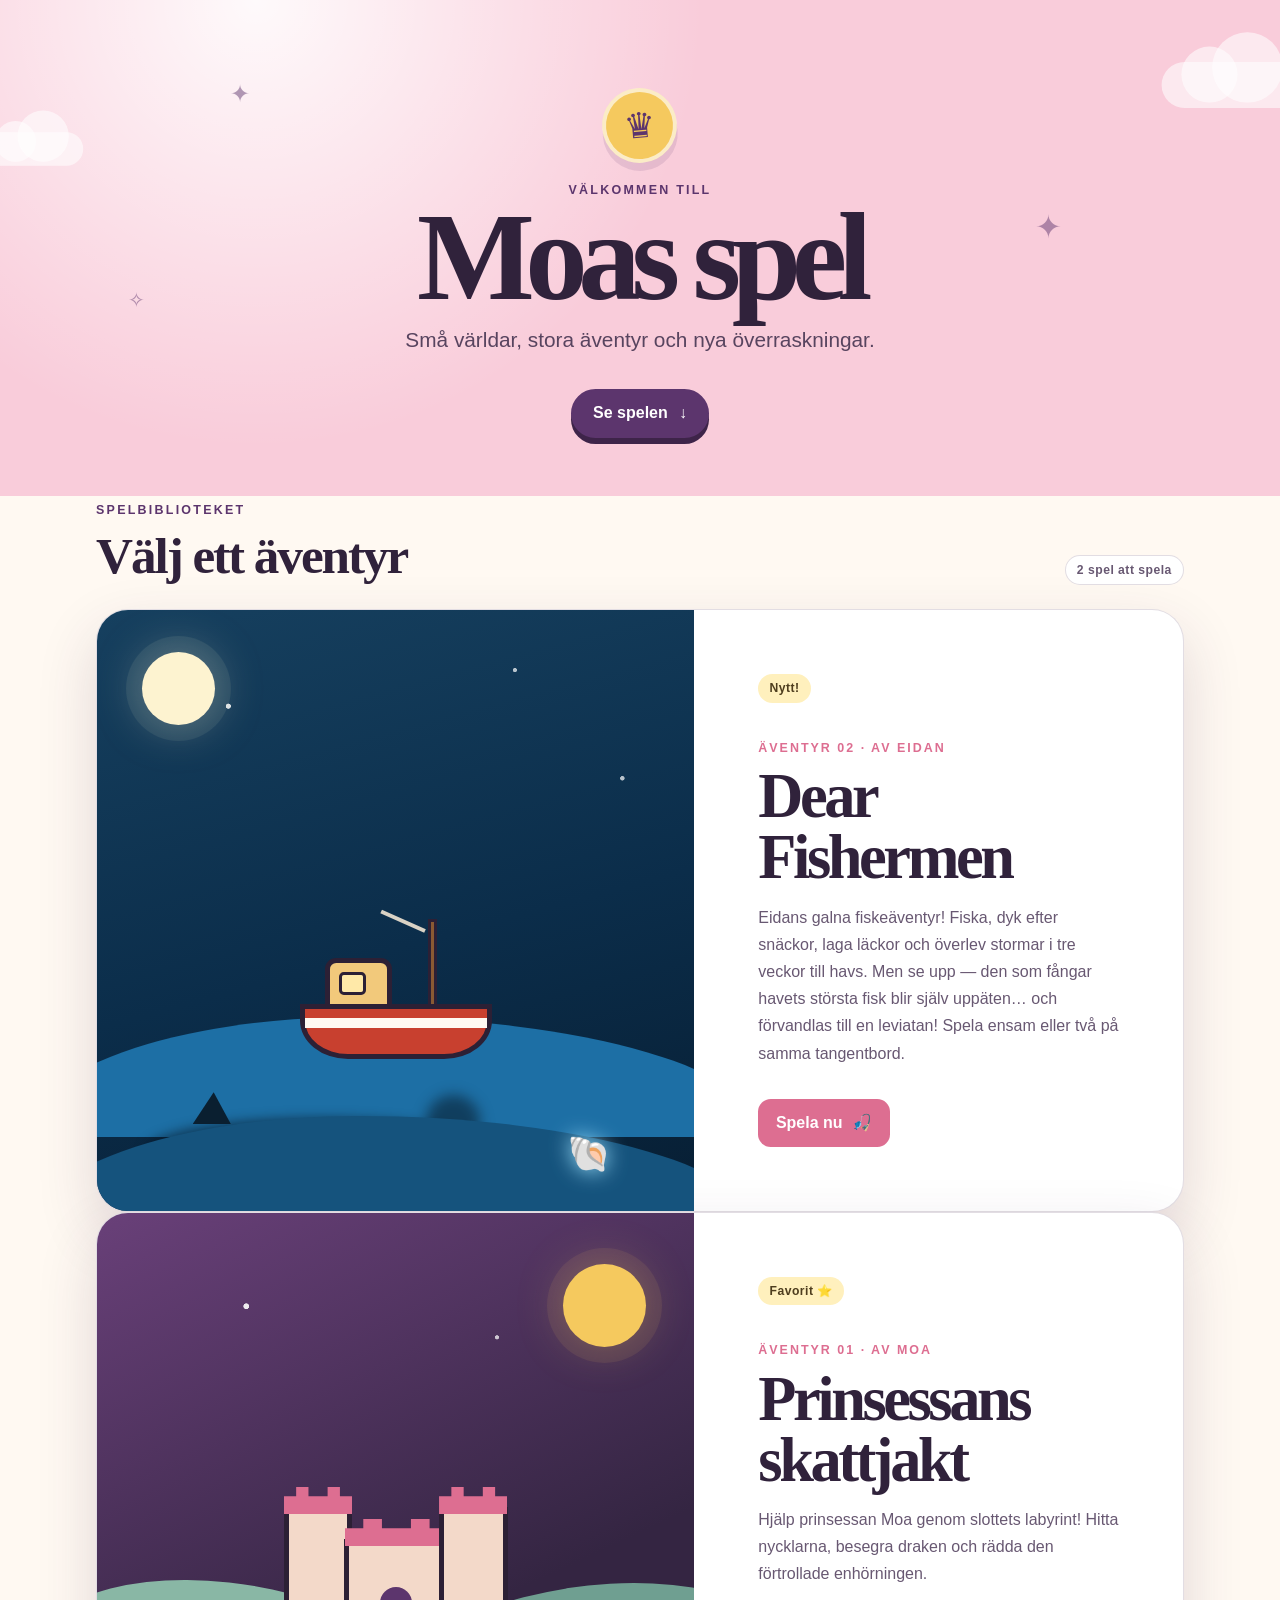
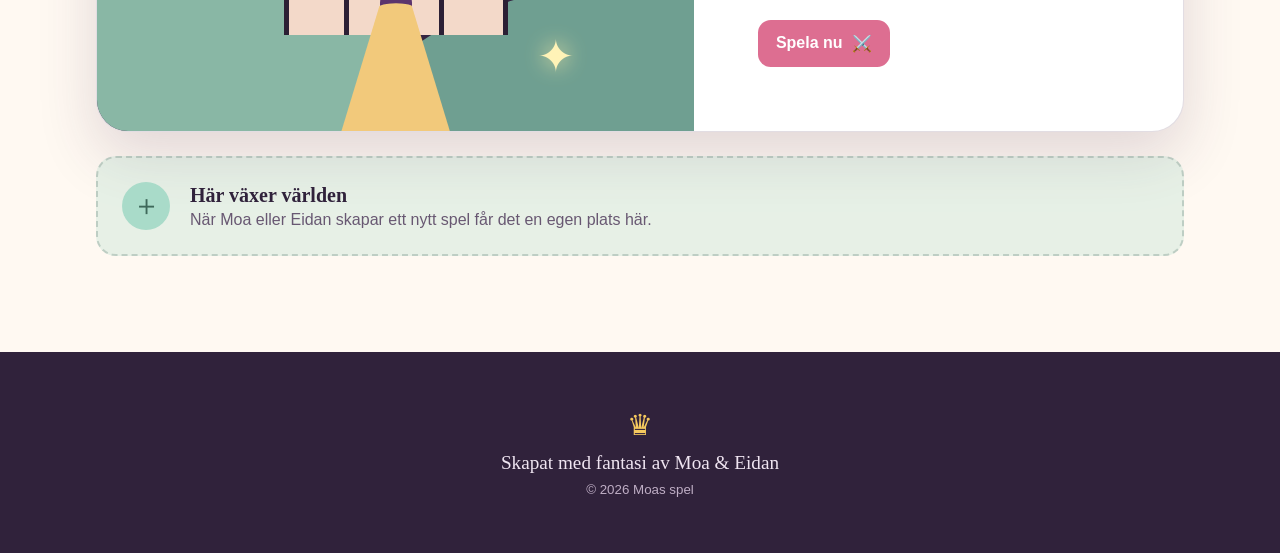
<file: index.html>
<!doctype html>
<html lang="sv">
  <head>
    <meta charset="UTF-8" />
    <meta name="viewport" content="width=device-width, initial-scale=1" />
    <meta
      name="description"
      content="Moas spel – en lekfull samlingsplats för spel skapade av Moa."
    />
    <meta name="theme-color" content="#f7b7c7" />
    <title>Moas spel</title>
    <link rel="stylesheet" href="styles.css" />
  </head>
  <body>
    <a class="skip-link" href="#spel">Hoppa till spelen</a>

    <div class="sky" aria-hidden="true">
      <span class="cloud cloud--one"></span>
      <span class="cloud cloud--two"></span>
      <span class="star star--one">✦</span>
      <span class="star star--two">✦</span>
      <span class="star star--three">✧</span>
    </div>

    <header class="hero">
      <div class="hero__badge" aria-hidden="true">♛</div>
      <p class="eyebrow">Välkommen till</p>
      <h1>Moas spel</h1>
      <p class="hero__intro">Små världar, stora äventyr och nya överraskningar.</p>
      <a class="hero__button" href="#spel">Se spelen <span aria-hidden="true">↓</span></a>
    </header>

    <main id="spel" class="game-library">
      <div class="section-heading">
        <div>
          <p class="eyebrow">Spelbiblioteket</p>
          <h2>Välj ett äventyr</h2>
        </div>
        <span class="game-count">2 spel att spela</span>
      </div>

      <a class="game-card game-card--featured game-card--spelbar" href="dear-fishermen/">
        <div class="game-card__art game-card__art--sea" aria-hidden="true">
          <span class="sea-moon"></span>
          <span class="fisher-boat">
            <i class="fisher-boat__mast"></i>
            <i class="fisher-boat__cabin"></i>
            <i class="fisher-boat__hull"></i>
          </span>
          <span class="sea-wave sea-wave--back"></span>
          <span class="leviathan-shadow"></span>
          <span class="sea-fin"></span>
          <span class="sea-wave sea-wave--front"></span>
          <span class="sea-shell">🐚</span>
        </div>

        <div class="game-card__content">
          <span class="status">Nytt!</span>
          <p class="game-card__number">Äventyr 02 · av Eidan</p>
          <h3>Dear Fishermen</h3>
          <p>
            Eidans galna fiskeäventyr! Fiska, dyk efter snäckor, laga läckor och
            överlev stormar i tre veckor till havs. Men se upp — den som fångar
            havets största fisk blir själv uppäten… och förvandlas till en leviatan!
            Spela ensam eller två på samma tangentbord.
          </p>
          <span class="coming-soon">
            Spela nu <span aria-hidden="true">🎣</span>
          </span>
        </div>
      </a>

      <a class="game-card game-card--featured game-card--spelbar" href="prinsessans-skattjakt/">
        <div class="game-card__art" aria-hidden="true">
          <span class="moon"></span>
          <span class="castle">
            <i class="castle__tower castle__tower--left"></i>
            <i class="castle__keep"></i>
            <i class="castle__tower castle__tower--right"></i>
          </span>
          <span class="path"></span>
          <span class="treasure">✦</span>
        </div>

        <div class="game-card__content">
          <span class="status">Favorit ⭐</span>
          <p class="game-card__number">Äventyr 01 · av Moa</p>
          <h3>Prinsessans skattjakt</h3>
          <p>
            Hjälp prinsessan Moa genom slottets labyrint! Hitta nycklarna,
            besegra draken och rädda den förtrollade enhörningen.
          </p>
          <span class="coming-soon">
            Spela nu <span aria-hidden="true">⚔️</span>
          </span>
        </div>
      </a>

      <aside class="next-adventure" aria-label="Fler spel kommer">
        <span aria-hidden="true">＋</span>
        <div>
          <h3>Här växer världen</h3>
          <p>När Moa eller Eidan skapar ett nytt spel får det en egen plats här.</p>
        </div>
      </aside>
    </main>

    <footer>
      <span class="footer__mark" aria-hidden="true">♛</span>
      <p>Skapat med fantasi av Moa &amp; Eidan</p>
      <small>© <span id="year">2026</span> Moas spel</small>
    </footer>

    <script src="script.js"></script>
  </body>
</html>
</file>
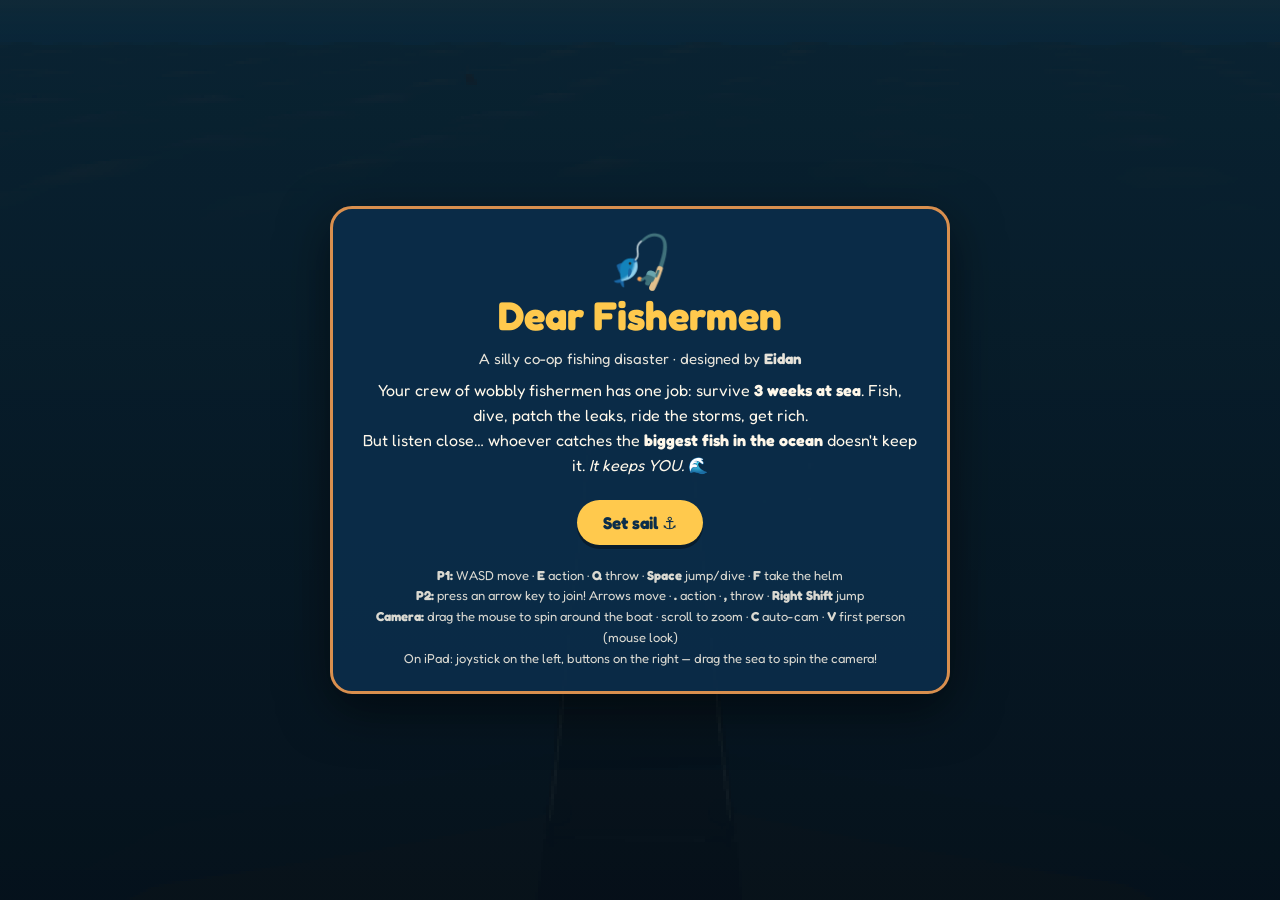
<file: dear-fishermen/index.html>
<!doctype html>
<html lang="en">
  <head>
    <meta charset="UTF-8" />
    <meta name="viewport" content="width=device-width, initial-scale=1, maximum-scale=1, user-scalable=no, viewport-fit=cover" />
    <meta name="description" content="Dear Fishermen — a silly co-op fishing chaos game designed by Eidan. Survive 3 weeks at sea… and beware the biggest fish." />
    <meta name="theme-color" content="#0b2d4a" />
    <meta name="apple-mobile-web-app-capable" content="yes" />
    <meta name="mobile-web-app-capable" content="yes" />
    <meta name="apple-mobile-web-app-status-bar-style" content="black-translucent" />
    <meta name="apple-mobile-web-app-title" content="Dear Fishermen" />
    <title>Dear Fishermen · Moas spel</title>
    <link rel="icon" href="data:image/svg+xml,<svg xmlns=%22http://www.w3.org/2000/svg%22 viewBox=%220 0 100 100%22><text y=%22.9em%22 font-size=%2290%22>🎣</text></svg>" />
    <link rel="preconnect" href="https://fonts.googleapis.com" />
    <link rel="preconnect" href="https://fonts.gstatic.com" crossorigin />
    <link href="https://fonts.googleapis.com/css2?family=Fredoka:wght@400;600;700&display=swap" rel="stylesheet" />
    <link rel="stylesheet" href="style.css" />
  </head>
  <body>
    <div id="game"></div>

    <!-- HUD (owned by hud.js) -->
    <div id="hud" class="hidden">
      <div class="hud-left">
        <div id="hud-day">Week 1 · Day 1</div>
        <div id="hud-clock"><span id="hud-clock-icon">☀️</span><div id="hud-clock-bar"><div id="hud-clock-fill"></div></div></div>
        <div id="hud-money">🪙 0</div>
      </div>
      <div class="hud-right">
        <div id="hud-hull"><span>🚢</span><div class="bar"><div id="hud-hull-fill"></div></div></div>
        <div id="hud-hold">🐟 0/10</div>
        <div id="hud-oxygen" class="hidden"><span>🫧</span><div class="bar"><div id="hud-oxygen-fill"></div></div></div>
        <div id="hud-compass"><span id="compass-harbor">⚓</span><span id="compass-fog">🌫️</span><span id="compass-deep">🌊</span></div>
        <button id="btn-map" aria-label="Sea chart">🗺️</button>
        <button id="btn-pixel" aria-label="Pixel graphics on/off">👾</button>
        <button id="btn-pov" aria-label="Camera view">👁️</button>
        <button id="btn-mute" aria-label="Sound on/off">🔊</button>
        <button id="btn-pause" aria-label="Pause">⏸</button>
      </div>
    </div>

    <!-- Boss / monster health (owned by threats.js via #alert area) -->
    <div id="alert" class="hidden"></div>
    <div id="bossbar" class="hidden"><span id="bossname">🦈</span><div class="bar"><div id="boss-fill"></div></div></div>
    <div id="curse-tint" class="hidden"></div>

    <!-- Player prompts (owned by hud.js) -->
    <div id="prompt-p1" class="prompt hidden"></div>
    <div id="prompt-p2" class="prompt hidden"></div>
    <div id="banner" class="hidden"></div>
    <div id="toast" class="hidden"></div>

    <!-- Fishing minigame (owned by fishing.js) -->
    <div id="fishing-ui" class="hidden"></div>

    <!-- Shop (owned by economy.js) -->
    <div id="shop-ui" class="hidden"></div>

    <!-- Touch controls (owned by hud.js) -->
    <div id="touch" class="hidden">
      <div id="joystick"><div id="joystick-knob"></div></div>
      <div id="touch-buttons">
        <button id="btn-jump" aria-label="Jump">🦘</button>
        <button id="btn-secondary" aria-label="Throw">🎯</button>
        <button id="btn-action" aria-label="Action">✋</button>
      </div>
    </div>

    <!-- Overlays (owned by hud.js) -->
    <div id="title" class="overlay">
      <div class="panel">
        <p class="big-emoji">🎣</p>
        <h1>Dear Fishermen</h1>
        <p class="tagline">A silly co-op fishing disaster · designed by <strong>Eidan</strong></p>
        <p class="story">
          Your crew of wobbly fishermen has one job: survive <strong>3 weeks at sea</strong>.
          Fish, dive, patch the leaks, ride the storms, get rich.<br />
          But listen close… whoever catches the <strong>biggest fish in the ocean</strong>
          doesn't keep it. <em>It keeps YOU.</em> 🌊
        </p>
        <button id="btn-start" class="primary">Set sail ⚓</button>
        <button id="btn-continue" class="hidden">Continue voyage 💾</button>
        <div class="controls-help">
          <p><b>P1:</b> WASD move · <b>E</b> action · <b>Q</b> throw · <b>Space</b> jump/dive · <b>F</b> take the helm</p>
          <p><b>P2:</b> press an arrow key to join! Arrows move · <b>.</b> action · <b>,</b> throw · <b>Right Shift</b> jump</p>
          <p><b>Camera:</b> drag the mouse to spin around the boat · scroll to zoom · <b>C</b> auto-cam · <b>V</b> first person (mouse look)</p>
          <p class="touch-help">On iPad: joystick on the left, buttons on the right — drag the sea to spin the camera!</p>
        </div>
      </div>
    </div>

    <div id="pause" class="overlay hidden">
      <div class="panel">
        <h1>Paused 🛟</h1>
        <button id="btn-resume" class="primary">Keep fishing ▶️</button>
        <button id="btn-quit">Back to title 🏠</button>
      </div>
    </div>

    <div id="summary" class="overlay hidden">
      <div class="panel">
        <p class="big-emoji">🌅</p>
        <h1 id="summary-title">Day 1 survived!</h1>
        <p id="summary-text"></p>
        <button id="btn-next-day" class="primary">Next day ☀️</button>
      </div>
    </div>

    <div id="gameover" class="overlay hidden">
      <div class="panel">
        <p class="big-emoji">🫧</p>
        <h1 id="gameover-title">Blub blub…</h1>
        <p id="gameover-text">The sea remembers.</p>
        <button id="btn-retry" class="primary">Back to last morning ⛅</button>
        <button id="btn-gameover-title">Title screen 🏠</button>
      </div>
    </div>

    <div id="retire" class="overlay hidden">
      <div class="panel">
        <p class="big-emoji">🏆</p>
        <h1>Three weeks survived!</h1>
        <p id="retire-text"></p>
        <button id="btn-retire" class="primary">Retire as a legend 🌴</button>
        <button id="btn-legacy">Continue the legacy ⚓ (it gets HARDER)</button>
        <p><a class="portal-link" href="../">← Back to Moas spel</a></p>
      </div>
    </div>

    <script type="module" src="js/main.js"></script>
  </body>
</html>
</file>
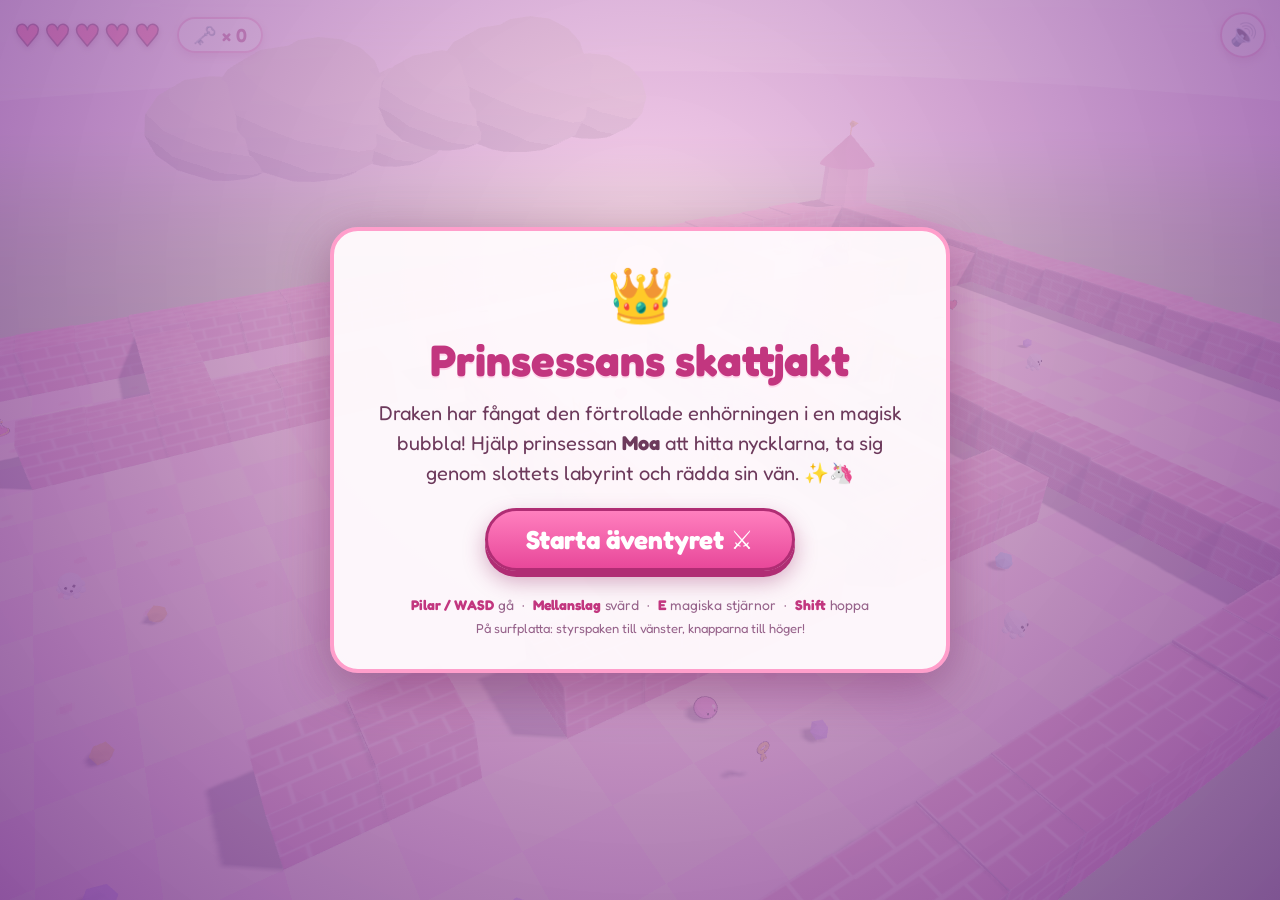
<file: prinsessans-skattjakt/index.html>
<!doctype html>
<html lang="sv">
  <head>
    <meta charset="UTF-8" />
    <meta name="viewport" content="width=device-width, initial-scale=1, maximum-scale=1, user-scalable=no, viewport-fit=cover" />
    <meta name="description" content="Prinsessans skattjakt — hjälp prinsessan Moa att rädda den förtrollade enhörningen!" />
    <meta name="theme-color" content="#f7b7c7" />
    <meta name="apple-mobile-web-app-capable" content="yes" />
    <meta name="mobile-web-app-capable" content="yes" />
    <meta name="apple-mobile-web-app-status-bar-style" content="black-translucent" />
    <meta name="apple-mobile-web-app-title" content="Prinsessans skattjakt" />
    <title>Prinsessans skattjakt · Moas spel</title>
    <link rel="icon" href="data:image/svg+xml,<svg xmlns=%22http://www.w3.org/2000/svg%22 viewBox=%220 0 100 100%22><text y=%22.9em%22 font-size=%2290%22>👑</text></svg>" />
    <link rel="preconnect" href="https://fonts.googleapis.com" />
    <link rel="preconnect" href="https://fonts.gstatic.com" crossorigin />
    <link href="https://fonts.googleapis.com/css2?family=Fredoka:wght@400;600;700&display=swap" rel="stylesheet" />
    <link rel="stylesheet" href="style.css" />
  </head>
  <body>
    <div id="spelet"></div>

    <!-- HUD -->
    <div id="hud">
      <div id="hjartan"></div>
      <div id="nycklar">🗝️ × 0</div>
      <button id="tystKnapp" aria-label="Ljud på/av">🔊</button>
    </div>

    <div id="bossruta" class="gomd">
      <span id="bossnamn">🐉 Draken</span>
      <div id="bossbar"><div id="bosshp"></div></div>
    </div>

    <div id="meddelande" role="status"></div>
    <div id="svartfade"></div>

    <!-- Pekskärmskontroller -->
    <div id="touch" class="gomd">
      <div id="styrspak"><div id="spakKnopp"></div></div>
      <div id="knappar">
        <button id="knappHopp" aria-label="Hoppa">⤴️</button>
        <button id="knappMagi" aria-label="Magi">✨</button>
        <button id="knappSvard" aria-label="Svärd">⚔️</button>
      </div>
    </div>

    <!-- Titelskärm -->
    <div id="titel" class="overlagg">
      <div class="ruta">
        <p class="krona">👑</p>
        <h1>Prinsessans skattjakt</h1>
        <p class="berattelse">
          Draken har fångat den förtrollade enhörningen i en magisk bubbla!
          Hjälp prinsessan <strong>Moa</strong> att hitta nycklarna,
          ta sig genom slottets labyrint och rädda sin vän. ✨🦄
        </p>
        <button id="startKnapp">Starta äventyret ⚔️</button>
        <div class="kontroller">
          <p><b>Pilar / WASD</b> gå &nbsp;·&nbsp; <b>Mellanslag</b> svärd &nbsp;·&nbsp; <b>E</b> magiska stjärnor &nbsp;·&nbsp; <b>Shift</b> hoppa</p>
          <p class="mobilrad">På surfplatta: styrspaken till vänster, knapparna till höger!</p>
        </div>
      </div>
    </div>

    <!-- Segerskärm -->
    <div id="seger" class="overlagg gomd">
      <div id="konfetti"></div>
      <div class="ruta">
        <p class="krona">🦄</p>
        <h1>Du räddade enhörningen!</h1>
        <p class="berattelse">Prinsessan Moa är en riktig hjältinna!<br />Nu är hon och enhörningen bästa vänner för alltid. 💖</p>
        <p id="segerStats"></p>
        <button id="spelaIgen">Spela igen 🔁</button>
        <p><a class="portalLank" href="../">← Tillbaka till Moas spel</a></p>
      </div>
    </div>

    <script type="module" src="game.js"></script>
  </body>
</html>
</file>
<file: styles.css>
:root {
  --ink: #30223b;
  --ink-soft: #685872;
  --paper: #fff9f2;
  --rose: #f7b7c7;
  --rose-deep: #dd6e91;
  --plum: #5c356d;
  --gold: #f5c95e;
  --mint: #a9dbc9;
  --line: rgba(74, 43, 83, 0.16);
  --shadow: 0 24px 60px rgba(68, 38, 74, 0.16);
}

* {
  box-sizing: border-box;
}

html {
  scroll-behavior: smooth;
}

body {
  margin: 0;
  min-width: 320px;
  color: var(--ink);
  background:
    radial-gradient(circle at 20% 0%, rgba(255, 255, 255, 0.9), transparent 28rem),
    linear-gradient(180deg, #f9ccda 0 31rem, var(--paper) 31rem 100%);
  font-family: "Trebuchet MS", "Avenir Next", sans-serif;
  overflow-x: hidden;
}

.skip-link {
  position: fixed;
  z-index: 20;
  top: 0.75rem;
  left: 0.75rem;
  padding: 0.7rem 1rem;
  color: white;
  background: var(--plum);
  border-radius: 999px;
  transform: translateY(-150%);
}

.skip-link:focus {
  transform: translateY(0);
}

.sky {
  position: absolute;
  inset: 0 0 auto;
  height: 31rem;
  pointer-events: none;
  overflow: hidden;
}

.cloud {
  position: absolute;
  width: 8rem;
  height: 2.6rem;
  background: rgba(255, 255, 255, 0.58);
  border-radius: 999px;
}

.cloud::before,
.cloud::after {
  content: "";
  position: absolute;
  bottom: 0.3rem;
  background: inherit;
  border-radius: 50%;
}

.cloud::before {
  left: 1.1rem;
  width: 3.2rem;
  height: 3.2rem;
}

.cloud::after {
  right: 1.1rem;
  width: 4rem;
  height: 4rem;
}

.cloud--one {
  top: 8rem;
  left: -2rem;
  transform: scale(0.8);
}

.cloud--two {
  top: 4rem;
  right: -1rem;
  transform: scale(1.1);
}

.star {
  position: absolute;
  color: rgba(92, 53, 109, 0.48);
  animation: twinkle 3s ease-in-out infinite;
}

.star--one {
  top: 5rem;
  left: 18%;
  font-size: 1.5rem;
}

.star--two {
  top: 13rem;
  right: 17%;
  font-size: 2rem;
  animation-delay: 0.9s;
}

.star--three {
  top: 18rem;
  left: 10%;
  font-size: 1.25rem;
  animation-delay: 1.8s;
}

.hero {
  position: relative;
  z-index: 1;
  width: min(92%, 70rem);
  min-height: 31rem;
  margin: 0 auto;
  padding: 5.5rem 1rem 6.5rem;
  text-align: center;
}

.hero__badge {
  display: grid;
  width: 4.7rem;
  height: 4.7rem;
  margin: 0 auto 1.25rem;
  place-items: center;
  color: var(--plum);
  background: var(--gold);
  border: 4px solid rgba(255, 255, 255, 0.65);
  border-radius: 50%;
  box-shadow: 0 8px 0 rgba(92, 53, 109, 0.13);
  font: 2.2rem Georgia, serif;
  transform: rotate(-5deg);
}

.eyebrow {
  margin: 0 0 0.55rem;
  color: var(--plum);
  font-size: 0.78rem;
  font-weight: 800;
  letter-spacing: 0.18em;
  text-transform: uppercase;
}

h1,
h2,
h3,
p {
  margin-top: 0;
}

h1,
h2,
h3 {
  font-family: Georgia, "Times New Roman", serif;
}

h1 {
  max-width: 10ch;
  margin: 0 auto 1rem;
  font-size: clamp(3.75rem, 12vw, 7.8rem);
  line-height: 0.82;
  letter-spacing: -0.075em;
  text-wrap: balance;
}

.hero__intro {
  max-width: 34rem;
  margin: 0 auto 2rem;
  color: #58445f;
  font-size: clamp(1.05rem, 2.5vw, 1.3rem);
  line-height: 1.55;
}

.hero__button {
  display: inline-flex;
  gap: 0.7rem;
  align-items: center;
  padding: 0.85rem 1.25rem;
  color: white;
  background: var(--plum);
  border: 2px solid var(--plum);
  border-radius: 999px;
  box-shadow: 0 6px 0 #3e2449;
  font-weight: 800;
  text-decoration: none;
  transition: transform 160ms ease, box-shadow 160ms ease;
}

.hero__button:hover {
  box-shadow: 0 3px 0 #3e2449;
  transform: translateY(3px);
}

.hero__button:focus-visible {
  outline: 4px solid white;
  outline-offset: 3px;
}

.game-library {
  position: relative;
  z-index: 2;
  width: min(90%, 68rem);
  margin: -2.4rem auto 0;
  padding-bottom: 6rem;
}

.section-heading {
  display: flex;
  gap: 1rem;
  align-items: end;
  justify-content: space-between;
  margin-bottom: 1.5rem;
}

.section-heading h2 {
  margin-bottom: 0;
  font-size: clamp(2rem, 5vw, 3.2rem);
  letter-spacing: -0.04em;
}

.game-count,
.status {
  display: inline-flex;
  padding: 0.45rem 0.7rem;
  border-radius: 999px;
  font-size: 0.76rem;
  font-weight: 800;
  letter-spacing: 0.04em;
}

.game-count {
  color: var(--ink-soft);
  background: white;
  border: 1px solid var(--line);
}

.game-card {
  display: grid;
  grid-template-columns: minmax(0, 1.1fr) minmax(18rem, 0.9fr);
  min-height: 29rem;
  overflow: hidden;
  background: white;
  border: 1px solid var(--line);
  border-radius: 2rem;
  box-shadow: var(--shadow);
}

.game-card__art {
  position: relative;
  min-height: 24rem;
  overflow: hidden;
  background:
    radial-gradient(circle at 25% 18%, rgba(255, 255, 255, 0.9) 0 0.16rem, transparent 0.2rem),
    radial-gradient(circle at 67% 24%, rgba(255, 255, 255, 0.72) 0 0.11rem, transparent 0.15rem),
    radial-gradient(circle at 83% 12%, rgba(255, 255, 255, 0.72) 0 0.13rem, transparent 0.17rem),
    linear-gradient(155deg, #694079, #342542 72%);
}

.game-card__art::before,
.game-card__art::after {
  content: "";
  position: absolute;
  bottom: -5rem;
  width: 75%;
  height: 14rem;
  background: #89b7a5;
  border-radius: 50% 50% 0 0;
}

.game-card__art::before {
  left: -12%;
  transform: rotate(12deg);
}

.game-card__art::after {
  right: -19%;
  background: #6f9f91;
  transform: rotate(-9deg);
}

.moon {
  position: absolute;
  top: 3.2rem;
  right: 3rem;
  width: 5.2rem;
  height: 5.2rem;
  background: var(--gold);
  border-radius: 50%;
  box-shadow: 0 0 0 1rem rgba(245, 201, 94, 0.08), 0 0 3rem rgba(245, 201, 94, 0.3);
}

.castle {
  position: absolute;
  z-index: 2;
  bottom: 6rem;
  left: 50%;
  width: 14rem;
  height: 10rem;
  transform: translateX(-50%);
}

.castle i {
  position: absolute;
  bottom: 0;
  display: block;
  background: #f3d9c9;
  border: 5px solid #2c2035;
  border-bottom: 0;
}

.castle__tower {
  width: 4.3rem;
  height: 8rem;
}

.castle__tower::before,
.castle__keep::before {
  content: "";
  position: absolute;
  top: -1.6rem;
  left: -0.3rem;
  width: calc(100% + 0.6rem);
  height: 1.7rem;
  background: #dd6e91;
  clip-path: polygon(0 100%, 0 35%, 18% 35%, 18% 0, 36% 0, 36% 35%, 64% 35%, 64% 0, 82% 0, 82% 35%, 100% 35%, 100% 100%);
}

.castle__tower--left {
  left: 0;
}

.castle__tower--right {
  right: 0;
}

.castle__keep {
  left: 3.8rem;
  width: 6.5rem;
  height: 6rem;
}

.castle__keep::after {
  content: "";
  position: absolute;
  bottom: 0;
  left: 50%;
  width: 2rem;
  height: 3rem;
  background: #5c356d;
  border-radius: 1rem 1rem 0 0;
  transform: translateX(-50%);
}

.path {
  position: absolute;
  z-index: 3;
  bottom: -2rem;
  left: 50%;
  width: 8rem;
  height: 10rem;
  background: #f2c97b;
  border-radius: 50% 50% 0 0;
  clip-path: polygon(38% 0, 62% 0, 100% 100%, 0 100%);
  transform: translateX(-50%);
}

.treasure {
  position: absolute;
  z-index: 4;
  right: 20%;
  bottom: 3rem;
  color: #fff3b7;
  font-size: 2.8rem;
  filter: drop-shadow(0 0 0.7rem #fff1a8);
}

/* --- Dear Fishermen: hav-scen --- */
.game-card__art--sea {
  background:
    radial-gradient(circle at 22% 16%, rgba(255, 255, 255, 0.85) 0 0.14rem, transparent 0.18rem),
    radial-gradient(circle at 70% 10%, rgba(255, 255, 255, 0.7) 0 0.11rem, transparent 0.15rem),
    radial-gradient(circle at 88% 28%, rgba(255, 255, 255, 0.7) 0 0.12rem, transparent 0.16rem),
    linear-gradient(165deg, #16405f 0%, #0b2d4a 55%, #071e33 100%);
}

.game-card__art--sea::before,
.game-card__art--sea::after {
  content: none;
}

.sea-moon {
  position: absolute;
  top: 2.6rem;
  left: 2.8rem;
  width: 4.6rem;
  height: 4.6rem;
  background: #fdf3d0;
  border-radius: 50%;
  box-shadow: 0 0 0 1rem rgba(253, 243, 208, 0.07), 0 0 3rem rgba(253, 243, 208, 0.35);
}

.fisher-boat {
  position: absolute;
  z-index: 2;
  bottom: 9.5rem;
  left: 50%;
  width: 12rem;
  height: 9rem;
  transform: translateX(-50%);
  animation: boat-bob 5s ease-in-out infinite;
  transform-origin: 50% 100%;
}

.fisher-boat i {
  position: absolute;
  display: block;
}

.fisher-boat__hull {
  bottom: 0;
  left: 0;
  width: 12rem;
  height: 3.4rem;
  background: #c8402f;
  border: 5px solid #2c2035;
  border-radius: 0 0 3rem 3rem / 0 0 2.4rem 2.4rem;
}

.fisher-boat__hull::before {
  content: "";
  position: absolute;
  top: 0.55rem;
  left: 0;
  width: 100%;
  height: 0.6rem;
  background: #fff9f2;
}

.fisher-boat__cabin {
  bottom: 3.1rem;
  left: 1.6rem;
  width: 4.2rem;
  height: 3.2rem;
  background: #f2c97b;
  border: 5px solid #2c2035;
  border-radius: 0.7rem 0.7rem 0 0;
}

.fisher-boat__cabin::before {
  content: "";
  position: absolute;
  top: 0.55rem;
  left: 0.55rem;
  width: 1.3rem;
  height: 1.1rem;
  background: #ffe9a8;
  border: 3px solid #2c2035;
  border-radius: 0.3rem;
}

.fisher-boat__mast {
  bottom: 3.1rem;
  right: 3.4rem;
  width: 0.55rem;
  height: 5.6rem;
  background: #8a5a33;
  border: 3px solid #2c2035;
}

.fisher-boat__mast::before {
  content: "";
  position: absolute;
  top: 0.4rem;
  right: 0.55rem;
  width: 3rem;
  height: 0.25rem;
  background: #d9d2c5;
  transform: rotate(24deg);
  transform-origin: right center;
}

.sea-wave {
  position: absolute;
  left: -12%;
  width: 124%;
  height: 7.5rem;
  border-radius: 45% 55% 0 0 / 100% 100% 0 0;
}

.sea-wave--back {
  z-index: 1;
  bottom: 4.6rem;
  background: #1d6fa5;
  animation: wave-drift 7s ease-in-out infinite;
}

.sea-wave--front {
  z-index: 3;
  bottom: -1.6rem;
  background: #15537d;
  animation: wave-drift 5.5s ease-in-out infinite reverse;
}

.leviathan-shadow {
  position: absolute;
  z-index: 2;
  bottom: 1.6rem;
  left: 8%;
  width: 22rem;
  height: 4.2rem;
  background: rgba(4, 14, 24, 0.55);
  border-radius: 50%;
  filter: blur(6px);
  animation: lurk 9s ease-in-out infinite;
}

.leviathan-shadow::before {
  content: "";
  position: absolute;
  top: -1.4rem;
  right: 1rem;
  width: 3.4rem;
  height: 3.4rem;
  background: rgba(4, 14, 24, 0.5);
  border-radius: 50% 50% 0 50%;
  transform: rotate(35deg);
  filter: blur(3px);
}

.sea-fin {
  position: absolute;
  z-index: 3;
  bottom: 5.4rem;
  left: 16%;
  width: 2.4rem;
  height: 2rem;
  background: #0a1f30;
  clip-path: polygon(0 100%, 55% 0, 100% 100%);
  animation: fin-swim 8s linear infinite;
}

.sea-shell {
  position: absolute;
  z-index: 4;
  right: 14%;
  bottom: 2.2rem;
  font-size: 2.2rem;
  filter: drop-shadow(0 0 0.7rem #9fe3ff);
}

@keyframes boat-bob {
  0%, 100% { transform: translateX(-50%) rotate(-2.5deg) translateY(0); }
  50% { transform: translateX(-50%) rotate(2.5deg) translateY(-0.5rem); }
}

@keyframes wave-drift {
  0%, 100% { transform: translateX(-1.2rem); }
  50% { transform: translateX(1.2rem); }
}

@keyframes fin-swim {
  0% { transform: translateX(0) scaleX(1); }
  45% { transform: translateX(26rem) scaleX(1); }
  50% { transform: translateX(26rem) scaleX(-1); }
  95% { transform: translateX(0) scaleX(-1); }
  100% { transform: translateX(0) scaleX(1); }
}

@keyframes lurk {
  0%, 100% { transform: translateX(0); opacity: 0.75; }
  50% { transform: translateX(3rem); opacity: 0.45; }
}

.game-card__content {
  display: flex;
  flex-direction: column;
  align-items: flex-start;
  justify-content: center;
  padding: clamp(2rem, 5vw, 4.5rem);
}

.status {
  margin-bottom: 2.4rem;
  color: #4e3d1e;
  background: #fff0bd;
}

.game-card__number {
  margin-bottom: 0.65rem;
  color: var(--rose-deep);
  font-size: 0.78rem;
  font-weight: 900;
  letter-spacing: 0.16em;
  text-transform: uppercase;
}

.game-card h3 {
  margin-bottom: 1rem;
  font-size: clamp(2.25rem, 5vw, 3.9rem);
  line-height: 0.98;
  letter-spacing: -0.055em;
}

.game-card__content > p:not(.game-card__number) {
  margin-bottom: 2rem;
  color: var(--ink-soft);
  line-height: 1.7;
}

.coming-soon {
  display: inline-flex;
  gap: 0.6rem;
  align-items: center;
  padding: 0.9rem 1.1rem;
  color: white;
  background: var(--rose-deep);
  border-radius: 0.8rem;
  font-weight: 900;
}

a.game-card--spelbar {
  color: inherit;
  text-decoration: none;
  transition: transform 180ms ease, box-shadow 180ms ease;
}

a.game-card--spelbar:hover {
  box-shadow: 0 30px 70px rgba(68, 38, 74, 0.24);
  transform: translateY(-4px);
}

a.game-card--spelbar:focus-visible {
  outline: 4px solid var(--plum);
  outline-offset: 4px;
}

a.game-card--spelbar:hover .coming-soon {
  background: var(--plum);
}

.next-adventure {
  display: flex;
  gap: 1.25rem;
  align-items: center;
  margin-top: 1.5rem;
  padding: 1.5rem;
  background: rgba(169, 219, 201, 0.28);
  border: 2px dashed rgba(68, 104, 92, 0.25);
  border-radius: 1.25rem;
}

.next-adventure > span {
  display: grid;
  flex: 0 0 auto;
  width: 3rem;
  height: 3rem;
  place-items: center;
  color: #3f695b;
  background: var(--mint);
  border-radius: 50%;
  font-size: 1.8rem;
}

.next-adventure h3 {
  margin-bottom: 0.25rem;
  font-size: 1.25rem;
}

.next-adventure p {
  margin-bottom: 0;
  color: var(--ink-soft);
}

footer {
  display: grid;
  justify-items: center;
  padding: 3.5rem 1rem;
  color: #efe5f1;
  background: var(--ink);
  text-align: center;
}

.footer__mark {
  margin-bottom: 0.6rem;
  color: var(--gold);
  font: 1.8rem Georgia, serif;
}

footer p {
  margin-bottom: 0.5rem;
  font-family: Georgia, serif;
  font-size: 1.2rem;
}

footer small {
  color: #bfaec5;
}

@keyframes twinkle {
  0%, 100% { opacity: 0.35; transform: scale(0.85) rotate(0); }
  50% { opacity: 1; transform: scale(1.15) rotate(8deg); }
}

@media (max-width: 760px) {
  body {
    background: linear-gradient(180deg, #f9ccda 0 29rem, var(--paper) 29rem 100%);
  }

  .sky {
    height: 29rem;
  }

  .hero {
    min-height: 29rem;
    padding-top: 4.5rem;
  }

  .section-heading {
    align-items: flex-start;
    flex-direction: column;
  }

  .game-card {
    grid-template-columns: 1fr;
  }

  .game-card__art {
    min-height: 23rem;
  }

  .game-card__content {
    padding: 2.2rem;
  }

  .status {
    margin-bottom: 1.8rem;
  }
}

@media (prefers-reduced-motion: reduce) {
  html {
    scroll-behavior: auto;
  }

  *,
  *::before,
  *::after {
    animation-duration: 0.01ms !important;
    animation-iteration-count: 1 !important;
    transition-duration: 0.01ms !important;
  }
}
</file>
<file: dear-fishermen/style.css>
/* Dear Fishermen — UI stylesheet */
* { margin: 0; padding: 0; box-sizing: border-box; }
:root {
  --ink: #0b2d4a;
  --paper: #fff8ea;
  --sun: #ffc94d;
  --rope: #d98f4e;
  --sea: #1d6fa5;
  --danger: #e5484d;
  --ok: #3bb273;
  --panel: rgba(11, 45, 74, 0.92);
  --sa-top: env(safe-area-inset-top, 0px);
  --sa-bottom: env(safe-area-inset-bottom, 0px);
}
html, body { height: 100%; overflow: hidden; }
body {
  font-family: 'Fredoka', 'Comic Sans MS', system-ui, sans-serif;
  background: #06202f;
  color: var(--paper);
  -webkit-user-select: none; user-select: none;
  -webkit-tap-highlight-color: transparent;
  touch-action: none;
}
#game, #game canvas { position: fixed; inset: 0; width: 100%; height: 100%; display: block; }
.hidden { display: none !important; }

/* ---------- HUD ---------- */
#hud {
  position: fixed; top: calc(8px + var(--sa-top)); left: 12px; right: 12px;
  display: flex; justify-content: space-between; align-items: flex-start;
  pointer-events: none; z-index: 20; font-weight: 600;
}
.hud-left, .hud-right { display: flex; gap: 10px; align-items: center; flex-wrap: wrap; }
#hud > div > div, #hud-day, #hud-money, #hud-hold {
  background: var(--panel); border-radius: 999px; padding: 6px 14px;
}
#hud-day, #hud-money, #hud-hold, #hud-clock, #hud-hull, #hud-oxygen, #hud-compass {
  background: var(--panel); border-radius: 999px; padding: 6px 14px;
  display: flex; align-items: center; gap: 8px; font-size: 15px;
}
.bar, #hud-clock-bar {
  width: 84px; height: 10px; background: rgba(255,255,255,0.2);
  border-radius: 999px; overflow: hidden;
}
.bar > div, #hud-clock-fill { height: 100%; width: 50%; border-radius: 999px; transition: width 0.3s; }
#hud-clock-fill { background: var(--sun); }
#hud-hull-fill { background: var(--ok); }
#hud-oxygen-fill { background: #6fd3ff; }
#boss-fill { background: var(--danger); width: 100%; }
#hud button {
  pointer-events: auto; background: var(--panel); color: var(--paper);
  border: 0; border-radius: 999px; width: 38px; height: 38px; font-size: 17px; cursor: pointer;
}
#hud-compass { font-size: 16px; }
#compass-harbor { display: inline-block; transition: transform 0.2s; }

/* ---------- Alerts / boss ---------- */
#alert {
  position: fixed; top: 18%; left: 50%; transform: translateX(-50%);
  font-size: clamp(26px, 5vw, 44px); font-weight: 700; letter-spacing: 2px;
  color: var(--sun); text-shadow: 0 3px 0 rgba(0,0,0,0.45);
  z-index: 30; pointer-events: none; text-align: center;
  animation: alertPulse 0.6s ease-in-out infinite alternate;
}
#alert.creepy { color: #8ef0a2; }
@keyframes alertPulse { from { transform: translateX(-50%) scale(1); } to { transform: translateX(-50%) scale(1.07); } }
#bossbar {
  position: fixed; top: calc(58px + var(--sa-top)); left: 50%; transform: translateX(-50%);
  background: var(--panel); border-radius: 999px; padding: 8px 16px;
  display: flex; align-items: center; gap: 10px; z-index: 25; font-weight: 700;
}
#bossbar .bar { width: min(40vw, 260px); }
#curse-tint {
  position: fixed; inset: 0; z-index: 15; pointer-events: none;
  background: radial-gradient(ellipse at center, transparent 40%, rgba(48, 160, 90, 0.35) 100%);
  animation: cursePulse 2s ease-in-out infinite alternate;
}
@keyframes cursePulse { from { opacity: 0.6; } to { opacity: 1; } }

/* ---------- Prompts, banner, toast ---------- */
.prompt {
  position: fixed; left: 50%; transform: translateX(-50%);
  background: var(--panel); border: 2px solid var(--sun); border-radius: 14px;
  padding: 8px 16px; font-size: 16px; font-weight: 600; z-index: 24; pointer-events: none;
  max-width: 82vw; text-align: center;
}
#prompt-p1 { bottom: calc(120px + var(--sa-bottom)); }
#prompt-p2 { bottom: calc(170px + var(--sa-bottom)); border-color: #6fd3ff; }
#banner {
  position: fixed; top: 30%; left: 50%; transform: translateX(-50%);
  background: var(--panel); border-radius: 16px; padding: 14px 26px;
  font-size: clamp(18px, 3.4vw, 26px); font-weight: 700; z-index: 28; pointer-events: none;
  text-align: center; max-width: 86vw;
}
#toast {
  position: fixed; bottom: calc(72px + var(--sa-bottom)); left: 50%; transform: translateX(-50%);
  background: var(--panel); border-radius: 999px; padding: 8px 18px;
  font-size: 15px; z-index: 26; pointer-events: none; text-align: center; max-width: 86vw;
}

/* ---------- Fishing minigame ---------- */
#fishing-ui {
  position: fixed; left: 50%; bottom: calc(200px + var(--sa-bottom)); transform: translateX(-50%);
  z-index: 26; pointer-events: none;
}

/* ---------- Shop ---------- */
#shop-ui {
  position: fixed; inset: 0; z-index: 40;
  display: flex; align-items: center; justify-content: center;
  background: rgba(4, 20, 32, 0.72); backdrop-filter: blur(3px);
  overflow: auto; padding: 20px; padding-top: calc(20px + var(--sa-top));
}

/* ---------- Touch controls ---------- */
#touch { position: fixed; inset: 0; z-index: 22; pointer-events: none; }
#joystick {
  position: absolute; left: 26px; bottom: calc(30px + var(--sa-bottom));
  width: 128px; height: 128px; border-radius: 50%;
  background: rgba(255, 248, 234, 0.14); border: 2px solid rgba(255, 248, 234, 0.4);
  pointer-events: auto;
}
#joystick-knob {
  position: absolute; left: 50%; top: 50%; transform: translate(-50%, -50%);
  width: 56px; height: 56px; border-radius: 50%;
  background: rgba(255, 248, 234, 0.85); box-shadow: 0 3px 8px rgba(0,0,0,0.4);
}
#touch-buttons {
  position: absolute; right: 22px; bottom: calc(26px + var(--sa-bottom));
  display: flex; gap: 14px; align-items: flex-end; pointer-events: auto;
}
#touch-buttons button {
  border: 0; border-radius: 50%; font-size: 26px; cursor: pointer;
  background: rgba(255, 248, 234, 0.85); box-shadow: 0 4px 0 rgba(0,0,0,0.35);
  width: 64px; height: 64px;
}
#btn-action { width: 84px; height: 84px; font-size: 34px; background: var(--sun); }

/* ---------- Overlays ---------- */
.overlay {
  position: fixed; inset: 0; z-index: 50;
  display: flex; align-items: center; justify-content: center;
  background: linear-gradient(180deg, rgba(6, 32, 47, 0.9), rgba(4, 16, 26, 0.96));
  overflow: auto; padding: 18px; padding-top: calc(18px + var(--sa-top)); padding-bottom: calc(18px + var(--sa-bottom));
}
.panel {
  background: var(--panel); border: 3px solid var(--rope); border-radius: 22px;
  max-width: 620px; width: 100%; padding: 26px 26px 22px; text-align: center;
  box-shadow: 0 16px 50px rgba(0,0,0,0.5);
}
.panel h1 { font-size: clamp(26px, 5.4vw, 40px); margin: 4px 0 10px; color: var(--sun); }
.big-emoji { font-size: 52px; line-height: 1; }
.tagline { font-size: 15px; opacity: 0.9; margin-bottom: 10px; }
.story { font-size: 16px; line-height: 1.55; margin: 8px 0 16px; }
.panel button {
  font-family: inherit; font-weight: 700; font-size: 17px; cursor: pointer;
  border: 0; border-radius: 999px; padding: 12px 26px; margin: 6px 4px;
  background: rgba(255, 248, 234, 0.16); color: var(--paper);
}
.panel button.primary { background: var(--sun); color: var(--ink); box-shadow: 0 4px 0 rgba(0,0,0,0.35); }
.panel button:active { transform: translateY(2px); }
.controls-help { margin-top: 14px; font-size: 13px; opacity: 0.85; line-height: 1.6; }
.portal-link { color: var(--paper); opacity: 0.8; font-size: 14px; }
#summary-text, #retire-text { font-size: 16px; line-height: 1.6; margin-bottom: 12px; }

@media (max-width: 700px) {
  #hud-day { display: none; }
  .bar, #hud-clock-bar { width: 56px; }
}
</file>
<file: prinsessans-skattjakt/style.css>
/* Prinsessans skattjakt — gränssnitt i prinsessfärger */
* { margin: 0; padding: 0; box-sizing: border-box; }

html, body {
  height: 100%;
  overflow: hidden;
  font-family: 'Fredoka', 'Trebuchet MS', system-ui, sans-serif;
  background: #f7d5ef;
  touch-action: none;
  -webkit-user-select: none;
  user-select: none;
  -webkit-touch-callout: none;
  -webkit-tap-highlight-color: transparent;
  overscroll-behavior: none;
}

#spelet, #spelet canvas { position: fixed; inset: 0; display: block; }

.gomd { display: none !important; }

/* ---------- HUD ---------- */
#hud {
  position: fixed;
  top: calc(12px + env(safe-area-inset-top, 0px));
  left: calc(14px + env(safe-area-inset-left, 0px));
  right: calc(14px + env(safe-area-inset-right, 0px));
  display: flex;
  align-items: center;
  gap: 16px;
  z-index: 10;
  pointer-events: none;
}

#hjartan { display: flex; gap: 3px; font-size: 30px; filter: drop-shadow(0 2px 3px rgba(120, 40, 90, 0.4)); }
.hjarta { color: #ff4d88; -webkit-text-stroke: 1.5px #7c2050; }
.hjarta.tom { color: rgba(255, 255, 255, 0.55); }

#nycklar {
  background: rgba(255, 255, 255, 0.85);
  border: 2px solid #f0a2c8;
  border-radius: 999px;
  padding: 4px 14px;
  font-size: 19px;
  font-weight: 600;
  color: #a83a76;
  box-shadow: 0 3px 8px rgba(150, 60, 110, 0.25);
}

#tystKnapp {
  margin-left: auto;
  pointer-events: auto;
  font-size: 22px;
  background: rgba(255, 255, 255, 0.85);
  border: 2px solid #f0a2c8;
  border-radius: 50%;
  width: 46px; height: 46px;
  cursor: pointer;
  box-shadow: 0 3px 8px rgba(150, 60, 110, 0.25);
}

/* ---------- Bossmätare ---------- */
#bossruta {
  position: fixed;
  top: calc(70px + env(safe-area-inset-top, 0px));
  left: 50%;
  transform: translateX(-50%);
  z-index: 10;
  text-align: center;
  width: min(420px, 74vw);
}

#bossnamn {
  font-weight: 700;
  color: #fff;
  font-size: 20px;
  text-shadow: 0 2px 4px rgba(90, 20, 60, 0.7);
}

#bossbar {
  margin-top: 5px;
  height: 16px;
  border-radius: 999px;
  background: rgba(255, 255, 255, 0.4);
  border: 2px solid #7c2050;
  overflow: hidden;
}

#bosshp {
  height: 100%;
  width: 100%;
  border-radius: 999px;
  background: linear-gradient(90deg, #a366ff, #ff5c8a);
  transition: width 0.25s ease;
}

/* ---------- Meddelanden ---------- */
#meddelande {
  position: fixed;
  bottom: 15vh;
  left: 50%;
  transform: translateX(-50%) scale(0.9);
  z-index: 10;
  background: rgba(255, 255, 255, 0.92);
  border: 3px solid #ff9ecb;
  color: #8c2f66;
  font-size: clamp(18px, 3vw, 25px);
  font-weight: 600;
  padding: 10px 26px;
  border-radius: 28px;
  box-shadow: 0 6px 18px rgba(150, 60, 110, 0.3);
  opacity: 0;
  transition: opacity 0.25s, transform 0.25s;
  pointer-events: none;
  text-align: center;
  line-height: 1.35;
  max-width: 92vw;
}

#meddelande.visas { opacity: 1; transform: translateX(-50%) scale(1); }

/* ---------- Svart övergång ---------- */
#svartfade {
  position: fixed; inset: 0;
  background: #3d1233;
  opacity: 0;
  transition: opacity 0.5s;
  pointer-events: none;
  z-index: 20;
}
#svartfade.visas { opacity: 1; }

/* ---------- Överlägg (titel + seger) ---------- */
.overlagg {
  position: fixed; inset: 0;
  z-index: 30;
  display: flex;
  align-items: center;
  justify-content: center;
  background: radial-gradient(circle at 50% 30%, rgba(255, 214, 238, 0.75), rgba(120, 60, 150, 0.82));
  padding: 20px;
}

.ruta {
  background: rgba(255, 250, 253, 0.96);
  border: 4px solid #ff9ecb;
  border-radius: 28px;
  box-shadow: 0 14px 50px rgba(110, 30, 90, 0.45);
  max-width: 620px;
  width: 100%;
  padding: 30px 34px;
  text-align: center;
}

.krona { font-size: 54px; }

.ruta h1 {
  font-size: clamp(28px, 6vw, 44px);
  color: #c2367f;
  margin: 6px 0 12px;
  text-shadow: 0 2px 0 #ffd9ec;
}

.berattelse {
  font-size: clamp(16px, 2.6vw, 20px);
  color: #6d3a5c;
  line-height: 1.5;
  margin-bottom: 20px;
}

#startKnapp, #spelaIgen {
  font-family: inherit;
  font-size: clamp(20px, 3.4vw, 26px);
  font-weight: 700;
  color: #fff;
  background: linear-gradient(180deg, #ff7fbe, #e8489a);
  border: 3px solid #b02d74;
  border-radius: 999px;
  padding: 13px 38px;
  cursor: pointer;
  box-shadow: 0 6px 0 #b02d74, 0 10px 22px rgba(150, 40, 100, 0.4);
  transition: transform 0.12s, box-shadow 0.12s;
}

#startKnapp:hover, #spelaIgen:hover { transform: translateY(-2px); }
#startKnapp:active, #spelaIgen:active { transform: translateY(3px); box-shadow: 0 2px 0 #b02d74; }

.kontroller {
  margin-top: 22px;
  font-size: 14px;
  color: #96628a;
  line-height: 1.7;
}

.kontroller b { color: #c2367f; }
.mobilrad { font-size: 13px; }

#segerStats {
  color: #a83a76;
  font-weight: 600;
  font-size: 18px;
  margin-bottom: 18px;
}

.portalLank {
  display: inline-block;
  margin-top: 16px;
  color: #96628a;
  font-size: 15px;
}

/* ---------- Konfetti ---------- */
#konfetti {
  position: absolute; inset: 0;
  overflow: hidden;
  pointer-events: none;
}

#konfetti span {
  position: absolute;
  top: -40px;
  animation: falla linear infinite;
}

@keyframes falla {
  to { transform: translateY(115vh) rotate(360deg); }
}

/* ---------- Pekskärmskontroller ---------- */
#touch { position: fixed; inset: 0; z-index: 15; pointer-events: none; }

#styrspak {
  position: absolute;
  left: calc(22px + env(safe-area-inset-left, 0px));
  bottom: calc(26px + env(safe-area-inset-bottom, 0px));
  width: 128px; height: 128px;
  border-radius: 50%;
  background: rgba(255, 255, 255, 0.3);
  border: 3px solid rgba(255, 255, 255, 0.6);
  pointer-events: auto;
  touch-action: none;
}

#spakKnopp {
  position: absolute;
  left: 50%; top: 50%;
  margin: -28px 0 0 -28px;
  width: 56px; height: 56px;
  border-radius: 50%;
  background: linear-gradient(180deg, #ff9ecb, #e8489a);
  border: 3px solid #fff;
  box-shadow: 0 4px 10px rgba(120, 30, 80, 0.4);
}

#knappar {
  position: absolute;
  right: calc(20px + env(safe-area-inset-right, 0px));
  bottom: calc(26px + env(safe-area-inset-bottom, 0px));
  display: flex;
  gap: 12px;
  align-items: flex-end;
  pointer-events: auto;
}

#knappar button {
  width: 64px; height: 64px;
  border-radius: 50%;
  font-size: 26px;
  border: 3px solid rgba(255, 255, 255, 0.8);
  background: rgba(255, 158, 203, 0.75);
  box-shadow: 0 4px 10px rgba(120, 30, 80, 0.35);
  touch-action: none;
}

#knappar #knappSvard { width: 78px; height: 78px; font-size: 32px; }
</file>
